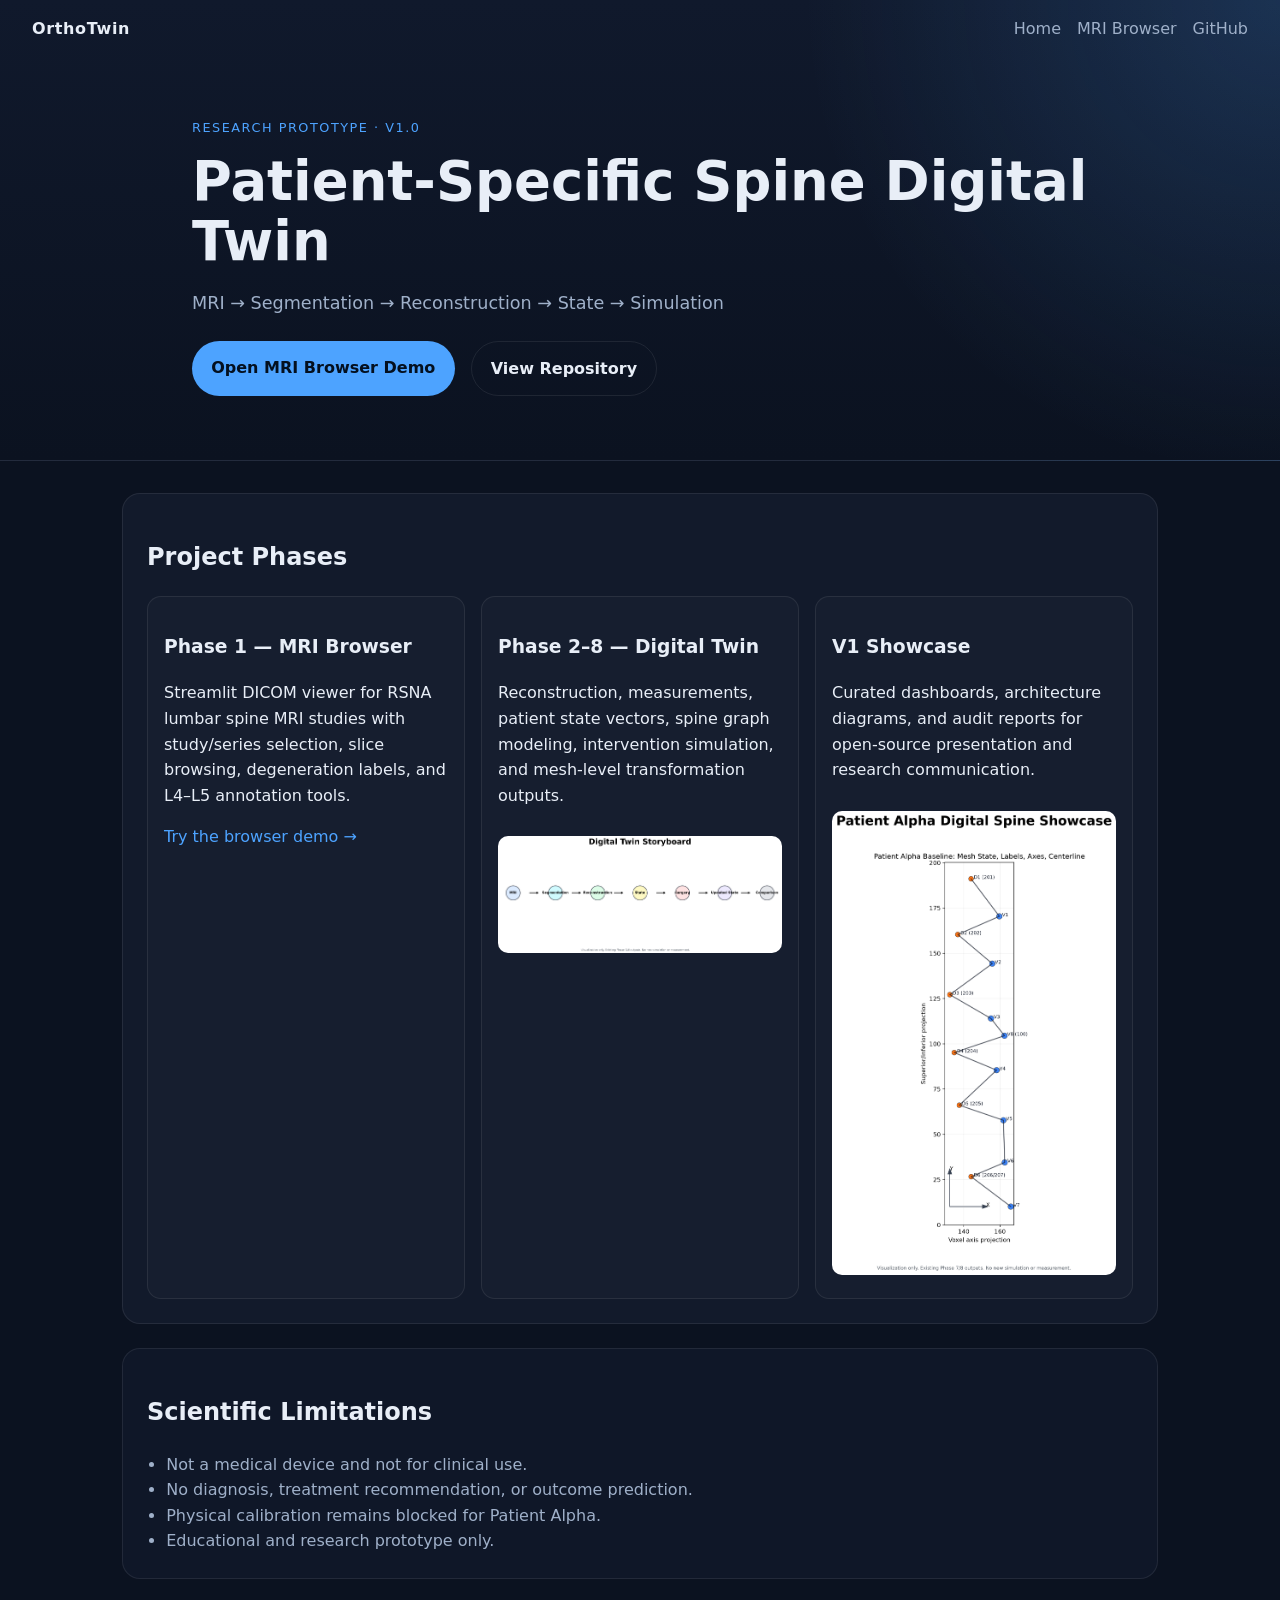
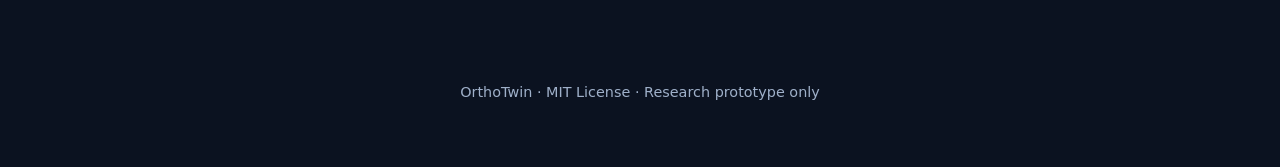
<file: docs/site/index.html>
<!DOCTYPE html>
<html lang="en">
<head>
  <meta charset="UTF-8">
  <meta name="viewport" content="width=device-width, initial-scale=1.0">
  <title>OrthoTwin — Spine Digital Twin Prototype</title>
  <link rel="stylesheet" href="styles.css">
</head>
<body>
  <header class="hero">
    <nav class="nav">
      <span class="logo">OrthoTwin</span>
      <div class="nav-links">
        <a href="index.html">Home</a>
        <a href="mri-viewer.html">MRI Browser</a>
        <a href="https://github.com/Sarthaksahu777/OrthoTwin">GitHub</a>
      </div>
    </nav>
    <div class="hero-content">
      <p class="eyebrow">Research Prototype · V1.0</p>
      <h1>Patient-Specific Spine Digital Twin</h1>
      <p class="lead">
        MRI → Segmentation → Reconstruction → State → Simulation
      </p>
      <div class="hero-actions">
        <a class="btn primary" href="mri-viewer.html">Open MRI Browser Demo</a>
        <a class="btn secondary" href="https://github.com/Sarthaksahu777/OrthoTwin">View Repository</a>
      </div>
    </div>
  </header>

  <main>
    <section class="panel">
      <h2>Project Phases</h2>
      <div class="cards">
        <article class="card">
          <h3>Phase 1 — MRI Browser</h3>
          <p>
            Streamlit DICOM viewer for RSNA lumbar spine MRI studies with study/series
            selection, slice browsing, degeneration labels, and L4–L5 annotation tools.
          </p>
          <a href="mri-viewer.html">Try the browser demo →</a>
        </article>
        <article class="card">
          <h3>Phase 2–8 — Digital Twin</h3>
          <p>
            Reconstruction, measurements, patient state vectors, spine graph modeling,
            intervention simulation, and mesh-level transformation outputs.
          </p>
          <img src="assets/showcase/digital_twin_story.png" alt="Digital twin workflow">
        </article>
        <article class="card">
          <h3>V1 Showcase</h3>
          <p>
            Curated dashboards, architecture diagrams, and audit reports for open-source
            presentation and research communication.
          </p>
          <img src="assets/showcase/patient_alpha_showcase.png" alt="Patient Alpha showcase">
        </article>
      </div>
    </section>

    <section class="panel muted">
      <h2>Scientific Limitations</h2>
      <ul class="limitations">
        <li>Not a medical device and not for clinical use.</li>
        <li>No diagnosis, treatment recommendation, or outcome prediction.</li>
        <li>Physical calibration remains blocked for Patient Alpha.</li>
        <li>Educational and research prototype only.</li>
      </ul>
    </section>
  </main>

  <footer>
    <p>OrthoTwin · MIT License · Research prototype only</p>
  </footer>
</body>
</html>
</file>
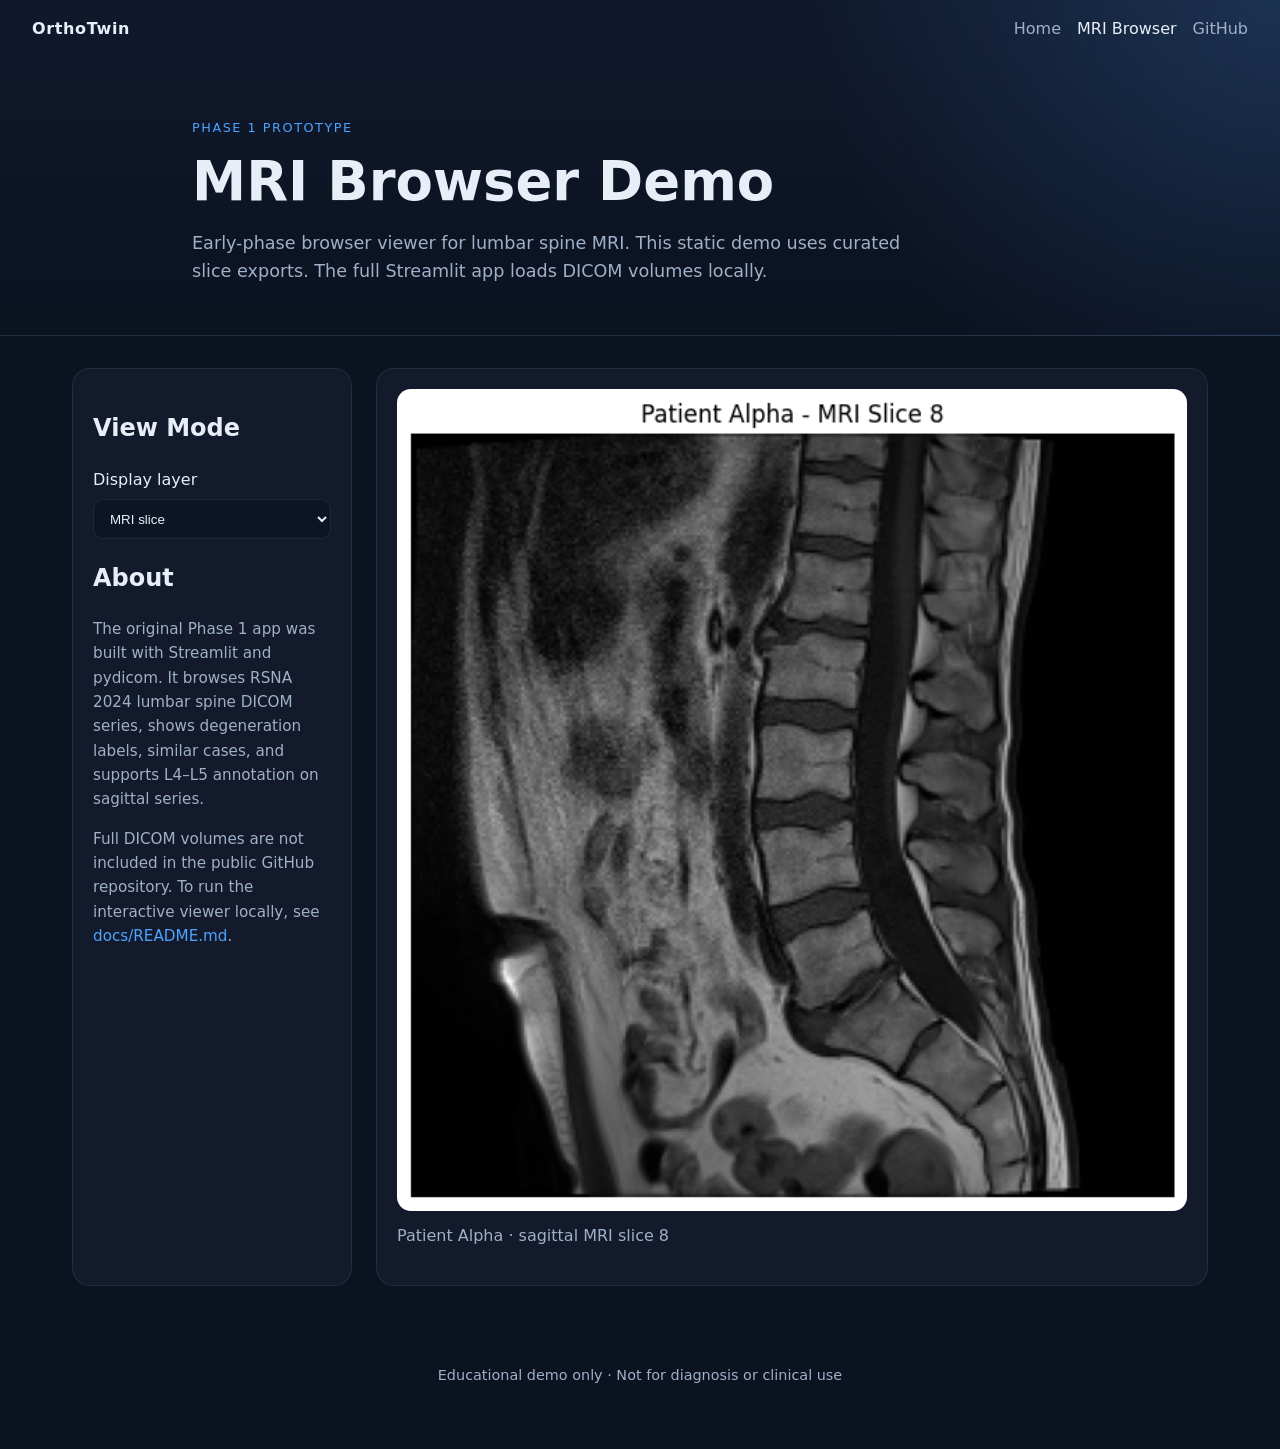
<file: docs/site/mri-viewer.html>
<!DOCTYPE html>
<html lang="en">
<head>
  <meta charset="UTF-8">
  <meta name="viewport" content="width=device-width, initial-scale=1.0">
  <title>OrthoTwin MRI Browser Demo</title>
  <link rel="stylesheet" href="styles.css">
</head>
<body>
  <header class="subhero">
    <nav class="nav">
      <span class="logo">OrthoTwin</span>
      <div class="nav-links">
        <a href="index.html">Home</a>
        <a href="mri-viewer.html" class="active">MRI Browser</a>
        <a href="https://github.com/Sarthaksahu777/OrthoTwin">GitHub</a>
      </div>
    </nav>
    <div class="hero-content compact">
      <p class="eyebrow">Phase 1 Prototype</p>
      <h1>MRI Browser Demo</h1>
      <p class="lead">
        Early-phase browser viewer for lumbar spine MRI. This static demo uses curated
        slice exports. The full Streamlit app loads DICOM volumes locally.
      </p>
    </div>
  </header>

  <main class="viewer-layout">
    <aside class="sidebar">
      <h2>View Mode</h2>
      <label class="control">
        <span>Display layer</span>
        <select id="layerSelect">
          <option value="mri">MRI slice</option>
          <option value="overlay">MRI + segmentation overlay</option>
          <option value="gt">Ground-truth mask</option>
          <option value="pred">Predicted mask</option>
          <option value="pipeline">Segmentation pipeline</option>
        </select>
      </label>

      <h2>About</h2>
      <p class="note">
        The original Phase 1 app was built with Streamlit and pydicom. It browses RSNA
        2024 lumbar spine DICOM series, shows degeneration labels, similar cases, and
        supports L4–L5 annotation on sagittal series.
      </p>
      <p class="note">
        Full DICOM volumes are not included in the public GitHub repository. To run the
        interactive viewer locally, see
        <a href="https://github.com/Sarthaksahu777/OrthoTwin/blob/main/docs/README.md">docs/README.md</a>.
      </p>
    </aside>

    <section class="viewer-panel">
      <div class="viewer-frame">
        <img id="viewerImage" src="assets/mri/patient_alpha_mri_slice_8.png" alt="MRI slice viewer">
      </div>
      <p id="viewerCaption" class="caption">Patient Alpha · sagittal MRI slice 8</p>
    </section>
  </main>

  <footer>
    <p>Educational demo only · Not for diagnosis or clinical use</p>
  </footer>

  <script>
    const layers = {
      mri: {
        src: "assets/mri/patient_alpha_mri_slice_8.png",
        caption: "Patient Alpha · sagittal MRI slice 8"
      },
      overlay: {
        src: "assets/mri/patient_alpha_overlay_slice_8.png",
        caption: "Patient Alpha · MRI with segmentation overlay"
      },
      gt: {
        src: "assets/mri/patient_alpha_gt_mask_slice_8.png",
        caption: "Patient Alpha · ground-truth segmentation mask"
      },
      pred: {
        src: "assets/mri/patient_alpha_pred_mask_slice_8.png",
        caption: "Patient Alpha · predicted segmentation mask"
      },
      pipeline: {
        src: "assets/showcase/segmentation_pipeline.png",
        caption: "Segmentation pipeline overview"
      }
    };

    const select = document.getElementById("layerSelect");
    const image = document.getElementById("viewerImage");
    const caption = document.getElementById("viewerCaption");

    select.addEventListener("change", () => {
      const layer = layers[select.value];
      image.src = layer.src;
      caption.textContent = layer.caption;
    });
  </script>
</body>
</html>
</file>
<file: docs/site/styles.css>
:root {
  --bg: #0b1220;
  --panel: #121a2b;
  --panel-muted: #0f1728;
  --text: #e8eef7;
  --muted: #9fb0c9;
  --accent: #4da3ff;
  --accent-soft: rgba(77, 163, 255, 0.15);
  --border: rgba(255, 255, 255, 0.08);
}

* {
  box-sizing: border-box;
}

body {
  margin: 0;
  font-family: "Segoe UI", system-ui, sans-serif;
  background: var(--bg);
  color: var(--text);
  line-height: 1.6;
}

a {
  color: var(--accent);
  text-decoration: none;
}

a:hover {
  text-decoration: underline;
}

.nav {
  display: flex;
  justify-content: space-between;
  align-items: center;
  padding: 1rem 2rem;
}

.logo {
  font-weight: 700;
  letter-spacing: 0.04em;
}

.nav-links {
  display: flex;
  gap: 1rem;
}

.nav-links a {
  color: var(--muted);
}

.nav-links a.active,
.nav-links a:hover {
  color: var(--text);
  text-decoration: none;
}

.hero,
.subhero {
  background:
    radial-gradient(circle at top right, rgba(77, 163, 255, 0.18), transparent 35%),
    linear-gradient(180deg, #10192c 0%, var(--bg) 100%);
  border-bottom: 1px solid var(--border);
}

.hero-content {
  max-width: 960px;
  margin: 0 auto;
  padding: 3rem 2rem 4rem;
}

.hero-content.compact {
  padding-bottom: 2rem;
}

.eyebrow {
  color: var(--accent);
  text-transform: uppercase;
  letter-spacing: 0.12em;
  font-size: 0.8rem;
}

h1 {
  font-size: clamp(2rem, 5vw, 3.4rem);
  line-height: 1.1;
  margin: 0.5rem 0 1rem;
}

.lead {
  color: var(--muted);
  max-width: 720px;
  font-size: 1.1rem;
}

.hero-actions {
  display: flex;
  gap: 1rem;
  flex-wrap: wrap;
  margin-top: 1.5rem;
}

.btn {
  display: inline-block;
  padding: 0.85rem 1.2rem;
  border-radius: 999px;
  font-weight: 600;
}

.btn.primary {
  background: var(--accent);
  color: #04101f;
}

.btn.secondary {
  border: 1px solid var(--border);
  color: var(--text);
}

main {
  max-width: 1100px;
  margin: 0 auto;
  padding: 2rem;
}

.panel {
  background: var(--panel);
  border: 1px solid var(--border);
  border-radius: 18px;
  padding: 1.5rem;
  margin-bottom: 1.5rem;
}

.panel.muted {
  background: var(--panel-muted);
}

.cards {
  display: grid;
  grid-template-columns: repeat(auto-fit, minmax(260px, 1fr));
  gap: 1rem;
}

.card {
  background: rgba(255, 255, 255, 0.02);
  border: 1px solid var(--border);
  border-radius: 14px;
  padding: 1rem;
}

.card img {
  width: 100%;
  border-radius: 10px;
  margin-top: 0.75rem;
}

.limitations {
  margin: 0;
  padding-left: 1.2rem;
  color: var(--muted);
}

.viewer-layout {
  display: grid;
  grid-template-columns: 280px 1fr;
  gap: 1.5rem;
  max-width: 1200px;
}

.sidebar,
.viewer-panel {
  background: var(--panel);
  border: 1px solid var(--border);
  border-radius: 18px;
  padding: 1.25rem;
}

.control {
  display: flex;
  flex-direction: column;
  gap: 0.4rem;
  margin-bottom: 1rem;
}

.control select {
  padding: 0.65rem 0.75rem;
  border-radius: 10px;
  border: 1px solid var(--border);
  background: #0d1524;
  color: var(--text);
}

.note {
  color: var(--muted);
  font-size: 0.95rem;
}

.viewer-frame {
  background: #000;
  border-radius: 14px;
  overflow: hidden;
  min-height: 420px;
  display: flex;
  align-items: center;
  justify-content: center;
}

.viewer-frame img {
  width: 100%;
  height: auto;
  display: block;
}

.caption {
  color: var(--muted);
  margin-top: 0.75rem;
}

footer {
  text-align: center;
  color: var(--muted);
  padding: 2rem 1rem 3rem;
  font-size: 0.9rem;
}

@media (max-width: 860px) {
  .viewer-layout {
    grid-template-columns: 1fr;
  }
}
</file>
